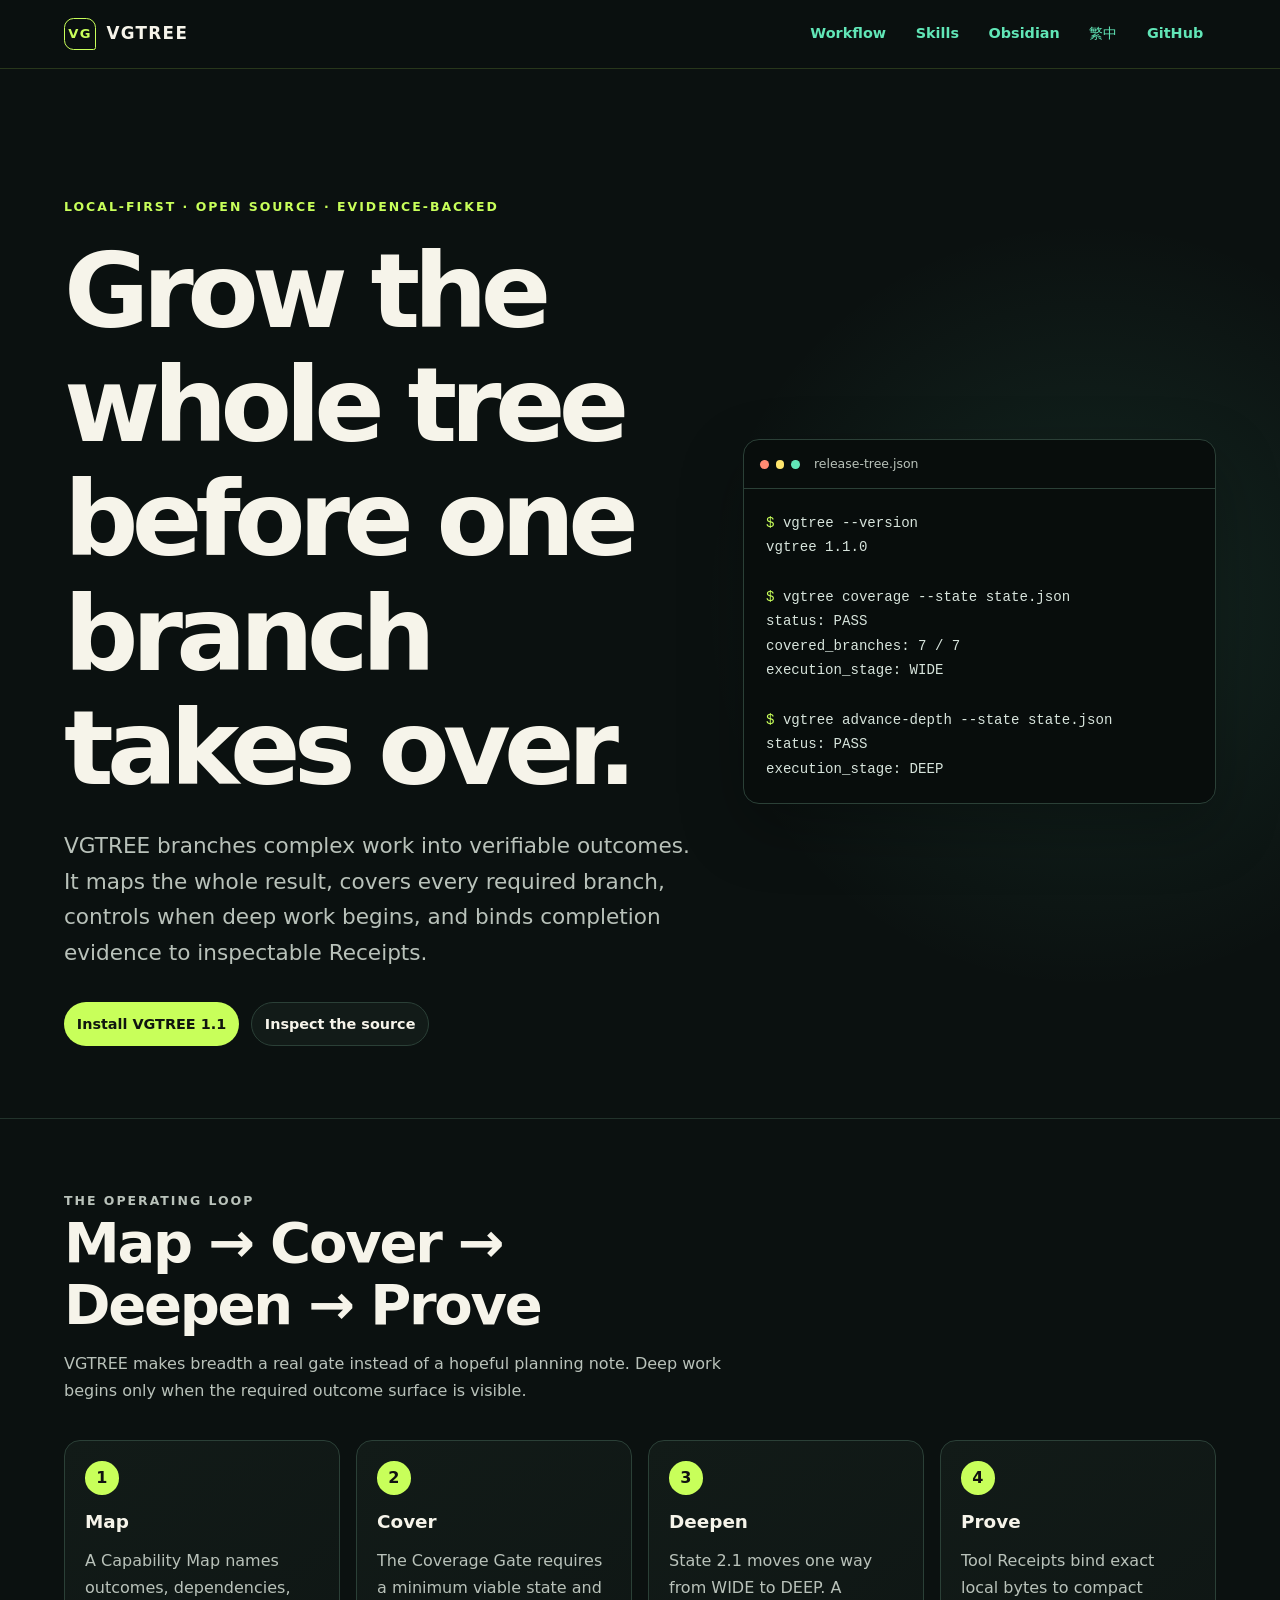
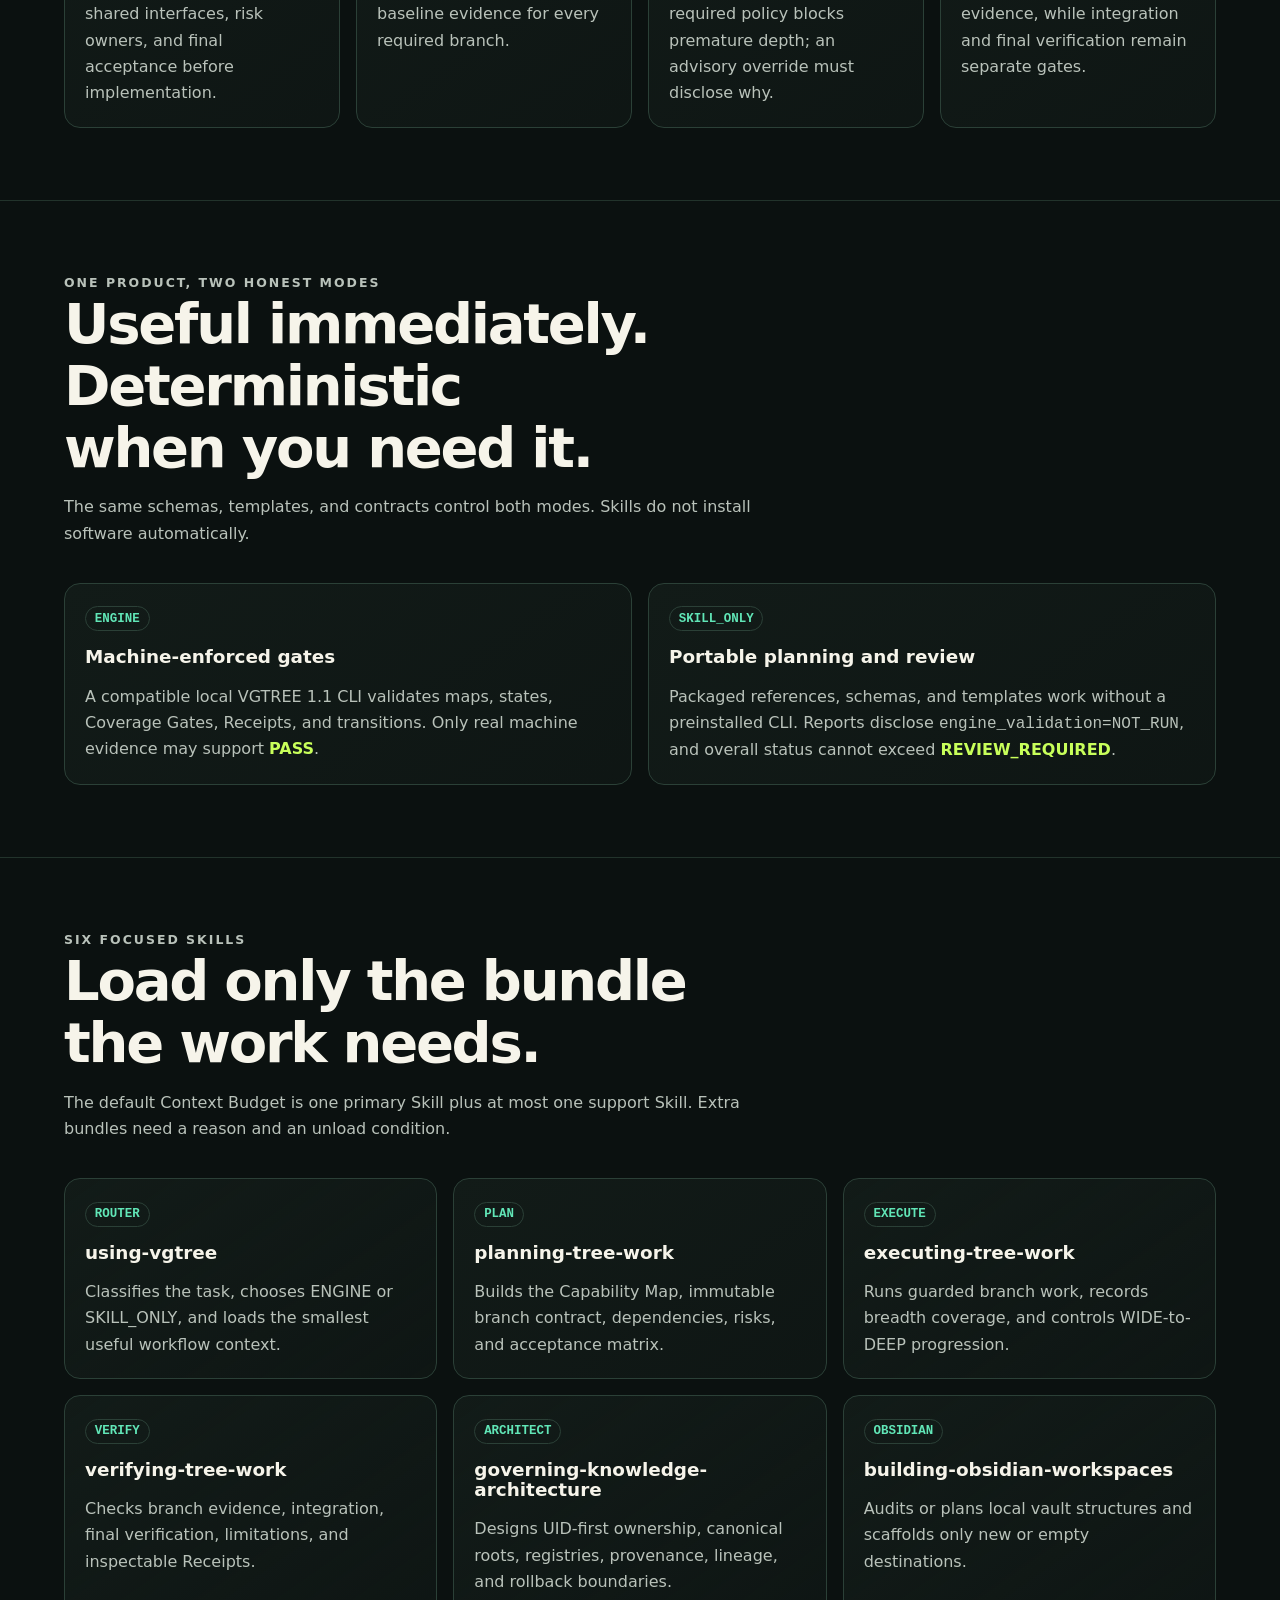
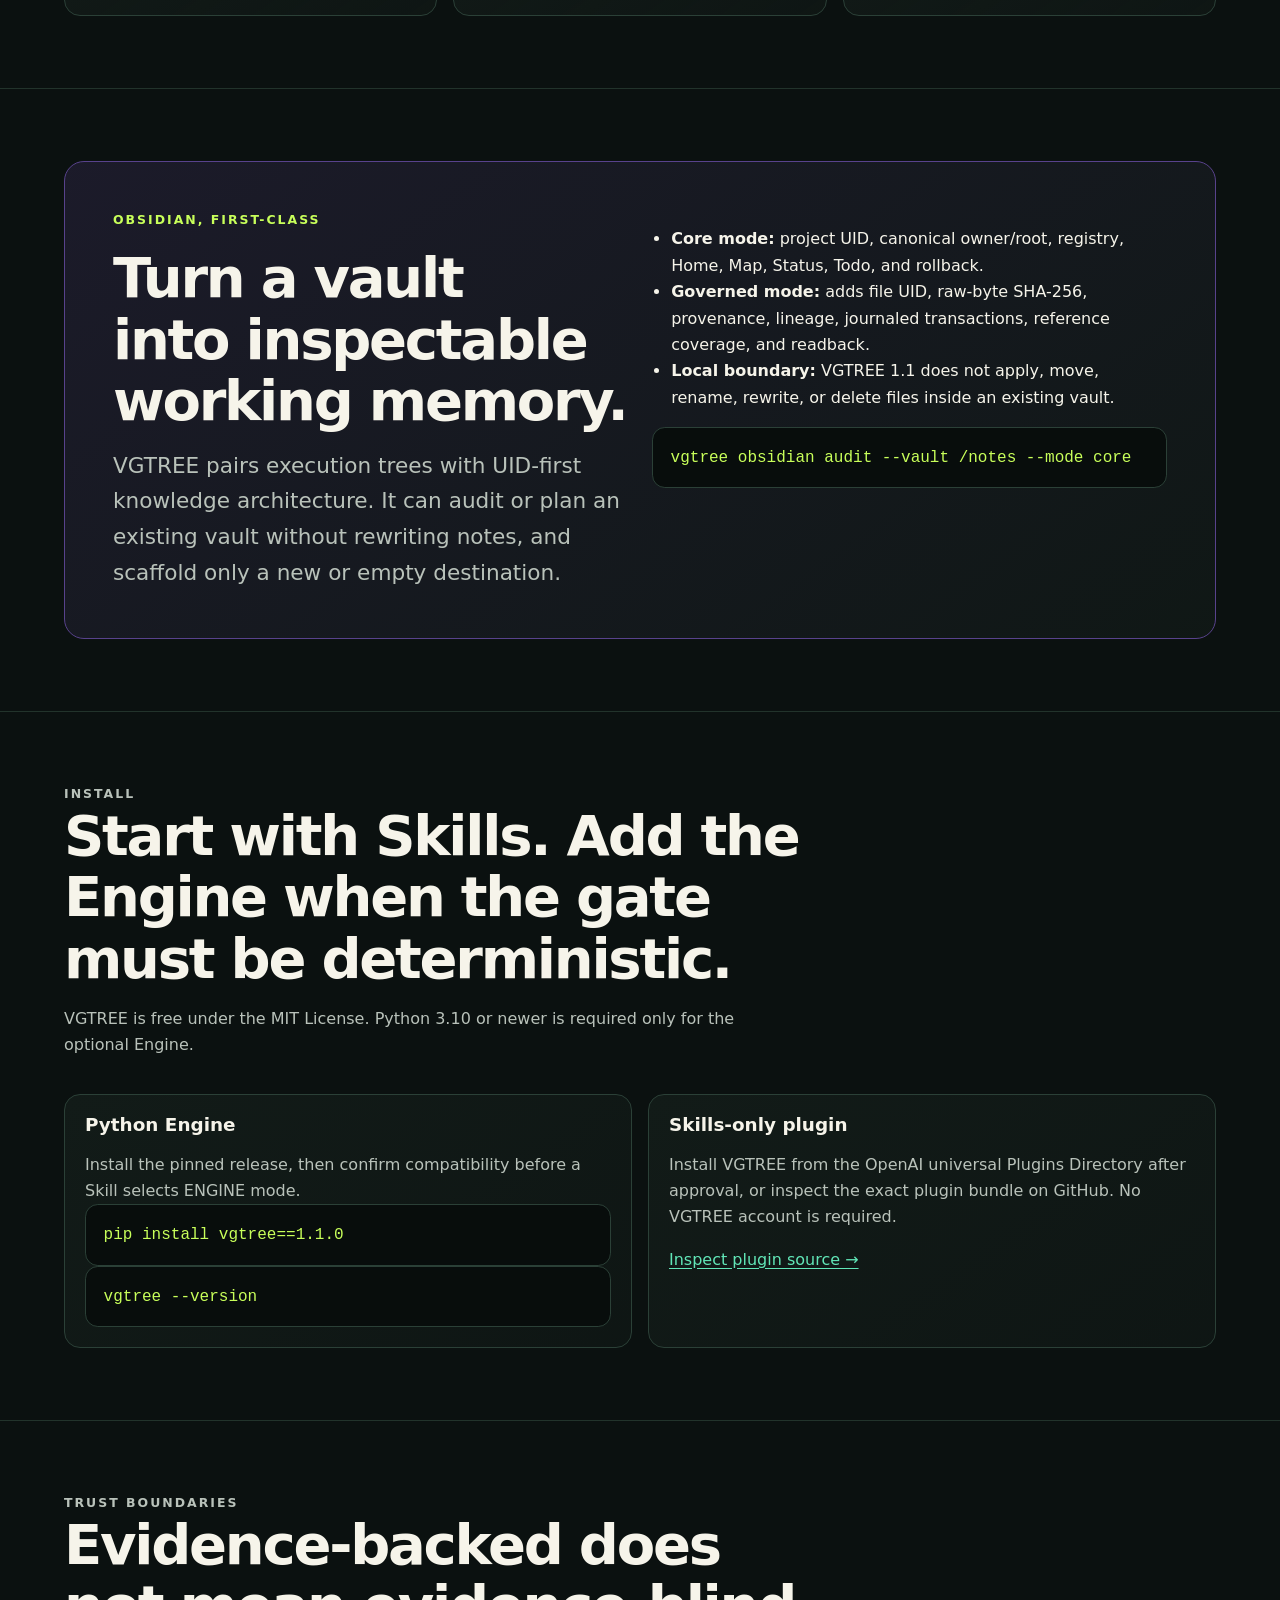
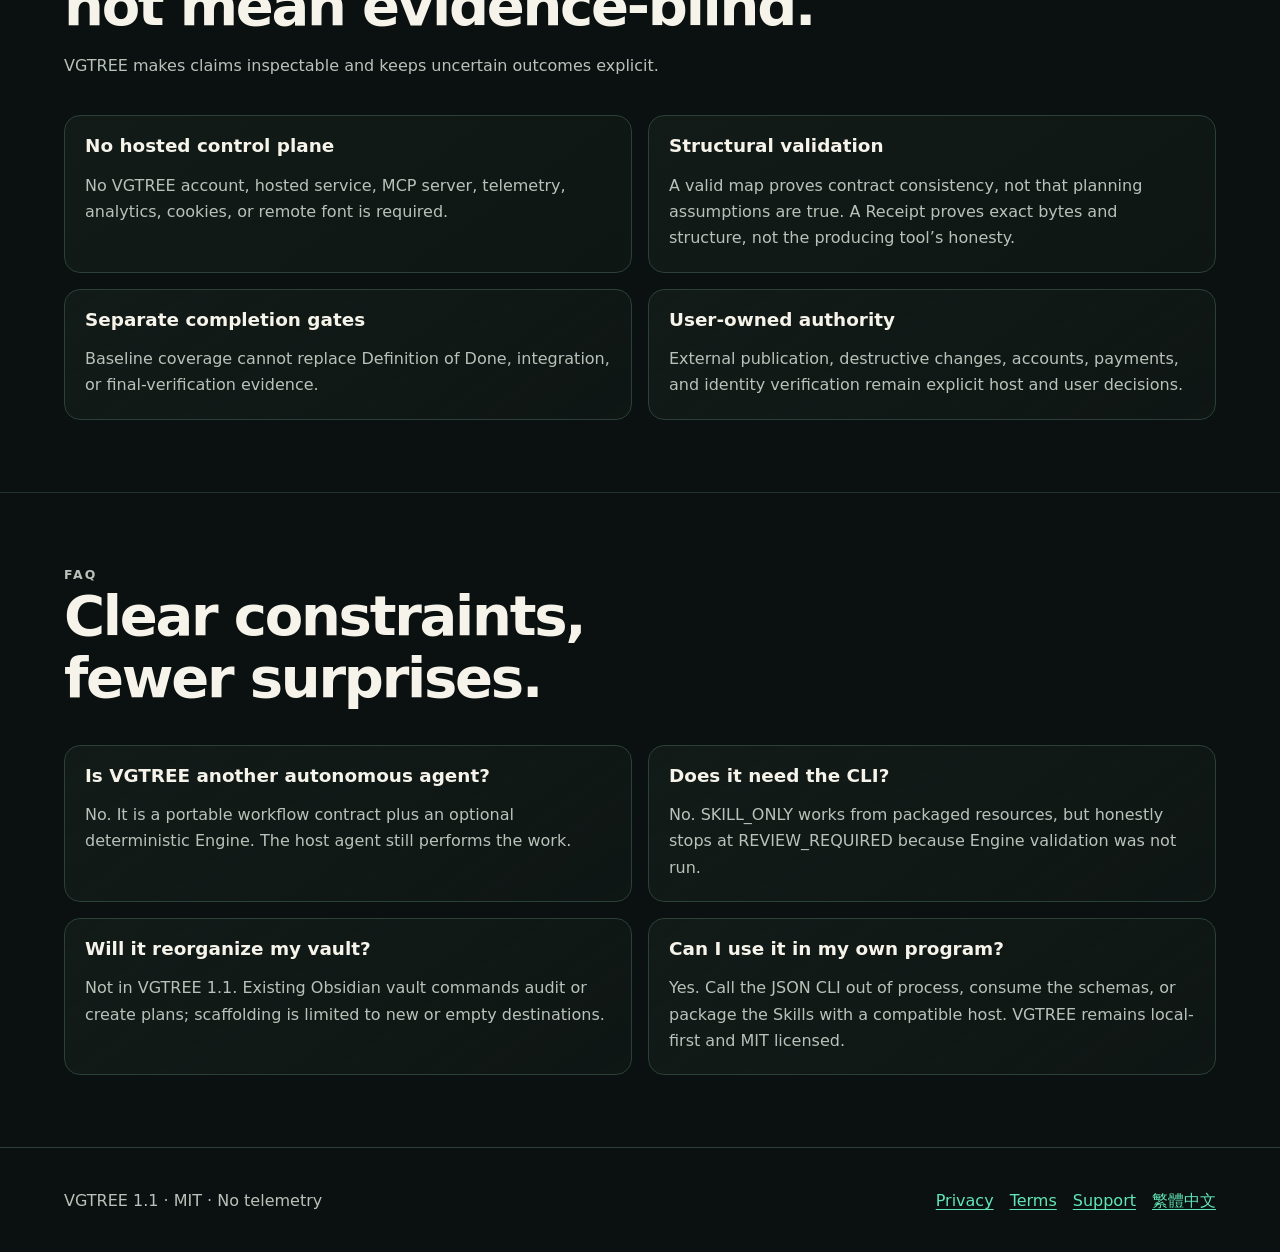
<file: site/index.html>
<!doctype html>
<html lang="en">
<head>
  <meta charset="utf-8">
  <meta name="viewport" content="width=device-width, initial-scale=1">
  <meta name="description" content="VGTREE branches complex work into evidence-backed outcomes with portable Skills, deterministic gates, and local-first Obsidian workflows.">
  <meta name="theme-color" content="#0b1110">
  <title>VGTREE — Branch complex work into verifiable outcomes</title>
  <link rel="icon" href="assets/favicon.svg" type="image/svg+xml">
  <link rel="stylesheet" href="assets/styles.css">
</head>
<body>
  <a class="skip-link" href="#main">Skip to content</a>
  <header class="site-header">
    <nav class="site-nav shell" aria-label="Primary navigation">
      <a class="brand" href="./" aria-current="page"><span class="brand-mark" aria-hidden="true">VG</span> VGTREE</a>
      <div class="nav-links">
        <a href="#workflow">Workflow</a>
        <a href="#skills">Skills</a>
        <a href="#obsidian">Obsidian</a>
        <a href="zh-TW/" lang="zh-Hant">繁中</a>
        <a href="https://github.com/scandium1102/vgtree">GitHub</a>
      </div>
    </nav>
  </header>

  <main id="main">
    <section class="hero shell" id="product">
      <div>
        <p class="eyebrow">Local-first · Open source · Evidence-backed</p>
        <h1>Grow the whole tree before one branch takes over.</h1>
        <p class="lede">VGTREE branches complex work into verifiable outcomes. It maps the whole result, covers every required branch, controls when deep work begins, and binds completion evidence to inspectable Receipts.</p>
        <div class="hero-actions">
          <a class="button button-primary" href="#install">Install VGTREE 1.1</a>
          <a class="button button-secondary" href="https://github.com/scandium1102/vgtree">Inspect the source</a>
        </div>
      </div>
      <div class="terminal-card" aria-label="VGTREE command example">
        <div class="terminal-bar"><span class="terminal-dot"></span><span class="terminal-dot"></span><span class="terminal-dot"></span>release-tree.json</div>
        <pre><span class="terminal-accent">$</span> vgtree --version
vgtree 1.1.0

<span class="terminal-accent">$</span> vgtree coverage --state state.json
status: PASS
covered_branches: 7 / 7
execution_stage: WIDE

<span class="terminal-accent">$</span> vgtree advance-depth --state state.json
status: PASS
execution_stage: DEEP</pre>
      </div>
    </section>

    <section class="section" id="workflow">
      <div class="shell">
        <div class="section-heading">
          <p class="eyebrow">The operating loop</p>
          <h2>Map → Cover → Deepen → Prove</h2>
          <p>VGTREE makes breadth a real gate instead of a hopeful planning note. Deep work begins only when the required outcome surface is visible.</p>
        </div>
        <div class="workflow-grid">
          <article class="step"><span class="step-number">1</span><h3>Map</h3><p>A Capability Map names outcomes, dependencies, shared interfaces, risk owners, and final acceptance before implementation.</p></article>
          <article class="step"><span class="step-number">2</span><h3>Cover</h3><p>The Coverage Gate requires a minimum viable state and baseline evidence for every required branch.</p></article>
          <article class="step"><span class="step-number">3</span><h3>Deepen</h3><p>State 2.1 moves one way from WIDE to DEEP. A required policy blocks premature depth; an advisory override must disclose why.</p></article>
          <article class="step"><span class="step-number">4</span><h3>Prove</h3><p>Tool Receipts bind exact local bytes to compact evidence, while integration and final verification remain separate gates.</p></article>
        </div>
      </div>
    </section>

    <section class="section" id="modes">
      <div class="shell">
        <div class="section-heading">
          <p class="eyebrow">One product, two honest modes</p>
          <h2>Useful immediately. Deterministic when you need it.</h2>
          <p>The same schemas, templates, and contracts control both modes. Skills do not install software automatically.</p>
        </div>
        <div class="mode-grid">
          <article class="mode-card"><span class="status-chip">ENGINE</span><h3>Machine-enforced gates</h3><p>A compatible local VGTREE 1.1 CLI validates maps, states, Coverage Gates, Receipts, and transitions. Only real machine evidence may support <strong>PASS</strong>.</p></article>
          <article class="mode-card"><span class="status-chip">SKILL_ONLY</span><h3>Portable planning and review</h3><p>Packaged references, schemas, and templates work without a preinstalled CLI. Reports disclose <code>engine_validation=NOT_RUN</code>, and overall status cannot exceed <strong>REVIEW_REQUIRED</strong>.</p></article>
        </div>
      </div>
    </section>

    <section class="section" id="skills">
      <div class="shell">
        <div class="section-heading">
          <p class="eyebrow">Six focused Skills</p>
          <h2>Load only the bundle the work needs.</h2>
          <p>The default Context Budget is one primary Skill plus at most one support Skill. Extra bundles need a reason and an unload condition.</p>
        </div>
        <div class="skills-grid">
          <article class="skill-card"><span class="status-chip">ROUTER</span><h3>using-vgtree</h3><p>Classifies the task, chooses ENGINE or SKILL_ONLY, and loads the smallest useful workflow context.</p></article>
          <article class="skill-card"><span class="status-chip">PLAN</span><h3>planning-tree-work</h3><p>Builds the Capability Map, immutable branch contract, dependencies, risks, and acceptance matrix.</p></article>
          <article class="skill-card"><span class="status-chip">EXECUTE</span><h3>executing-tree-work</h3><p>Runs guarded branch work, records breadth coverage, and controls WIDE-to-DEEP progression.</p></article>
          <article class="skill-card"><span class="status-chip">VERIFY</span><h3>verifying-tree-work</h3><p>Checks branch evidence, integration, final verification, limitations, and inspectable Receipts.</p></article>
          <article class="skill-card"><span class="status-chip">ARCHITECT</span><h3>governing-knowledge-architecture</h3><p>Designs UID-first ownership, canonical roots, registries, provenance, lineage, and rollback boundaries.</p></article>
          <article class="skill-card"><span class="status-chip">OBSIDIAN</span><h3>building-obsidian-workspaces</h3><p>Audits or plans local vault structures and scaffolds only new or empty destinations.</p></article>
        </div>
      </div>
    </section>

    <section class="section" id="obsidian">
      <div class="shell">
        <div class="obsidian-panel">
          <div>
            <p class="eyebrow">Obsidian, first-class</p>
            <h2>Turn a vault into inspectable working memory.</h2>
            <p class="lede">VGTREE pairs execution trees with UID-first knowledge architecture. It can audit or plan an existing vault without rewriting notes, and scaffold only a new or empty destination.</p>
          </div>
          <div>
            <ul>
              <li><strong>Core mode:</strong> project UID, canonical owner/root, registry, Home, Map, Status, Todo, and rollback.</li>
              <li><strong>Governed mode:</strong> adds file UID, raw-byte SHA-256, provenance, lineage, journaled transactions, reference coverage, and readback.</li>
              <li><strong>Local boundary:</strong> VGTREE 1.1 does not apply, move, rename, rewrite, or delete files inside an existing vault.</li>
            </ul>
            <div class="command"><code>vgtree obsidian audit --vault /notes --mode core</code></div>
          </div>
        </div>
      </div>
    </section>

    <section class="section" id="install">
      <div class="shell">
        <div class="section-heading">
          <p class="eyebrow">Install</p>
          <h2>Start with Skills. Add the Engine when the gate must be deterministic.</h2>
          <p>VGTREE is free under the MIT License. Python 3.10 or newer is required only for the optional Engine.</p>
        </div>
        <div class="feature-grid">
          <article class="feature-card"><h3>Python Engine</h3><p>Install the pinned release, then confirm compatibility before a Skill selects ENGINE mode.</p><div class="command"><code>pip install vgtree==1.1.0</code></div><div class="command"><code>vgtree --version</code></div></article>
          <article class="feature-card"><h3>Skills-only plugin</h3><p>Install VGTREE from the OpenAI universal Plugins Directory after approval, or inspect the exact plugin bundle on GitHub. No VGTREE account is required.</p><p><a href="https://github.com/scandium1102/vgtree/tree/main/plugins/vgtree">Inspect plugin source →</a></p></article>
        </div>
      </div>
    </section>

    <section class="section" id="trust">
      <div class="shell">
        <div class="section-heading">
          <p class="eyebrow">Trust boundaries</p>
          <h2>Evidence-backed does not mean evidence-blind.</h2>
          <p>VGTREE makes claims inspectable and keeps uncertain outcomes explicit.</p>
        </div>
        <div class="trust-grid">
          <article class="trust-card"><h3>No hosted control plane</h3><p>No VGTREE account, hosted service, MCP server, telemetry, analytics, cookies, or remote font is required.</p></article>
          <article class="trust-card"><h3>Structural validation</h3><p>A valid map proves contract consistency, not that planning assumptions are true. A Receipt proves exact bytes and structure, not the producing tool’s honesty.</p></article>
          <article class="trust-card"><h3>Separate completion gates</h3><p>Baseline coverage cannot replace Definition of Done, integration, or final-verification evidence.</p></article>
          <article class="trust-card"><h3>User-owned authority</h3><p>External publication, destructive changes, accounts, payments, and identity verification remain explicit host and user decisions.</p></article>
        </div>
      </div>
    </section>

    <section class="section" id="faq">
      <div class="shell">
        <div class="section-heading"><p class="eyebrow">FAQ</p><h2>Clear constraints, fewer surprises.</h2></div>
        <div class="faq-grid">
          <article class="faq-card"><h3>Is VGTREE another autonomous agent?</h3><p>No. It is a portable workflow contract plus an optional deterministic Engine. The host agent still performs the work.</p></article>
          <article class="faq-card"><h3>Does it need the CLI?</h3><p>No. SKILL_ONLY works from packaged resources, but honestly stops at REVIEW_REQUIRED because Engine validation was not run.</p></article>
          <article class="faq-card"><h3>Will it reorganize my vault?</h3><p>Not in VGTREE 1.1. Existing Obsidian vault commands audit or create plans; scaffolding is limited to new or empty destinations.</p></article>
          <article class="faq-card"><h3>Can I use it in my own program?</h3><p>Yes. Call the JSON CLI out of process, consume the schemas, or package the Skills with a compatible host. VGTREE remains local-first and MIT licensed.</p></article>
        </div>
      </div>
    </section>
  </main>

  <footer class="site-footer">
    <div class="shell footer-row">
      <span>VGTREE 1.1 · MIT · No telemetry</span>
      <div class="footer-links"><a href="privacy/">Privacy</a><a href="terms/">Terms</a><a href="https://github.com/scandium1102/vgtree/issues">Support</a><a href="zh-TW/" lang="zh-Hant">繁體中文</a></div>
    </div>
  </footer>
</body>
</html>
</file>
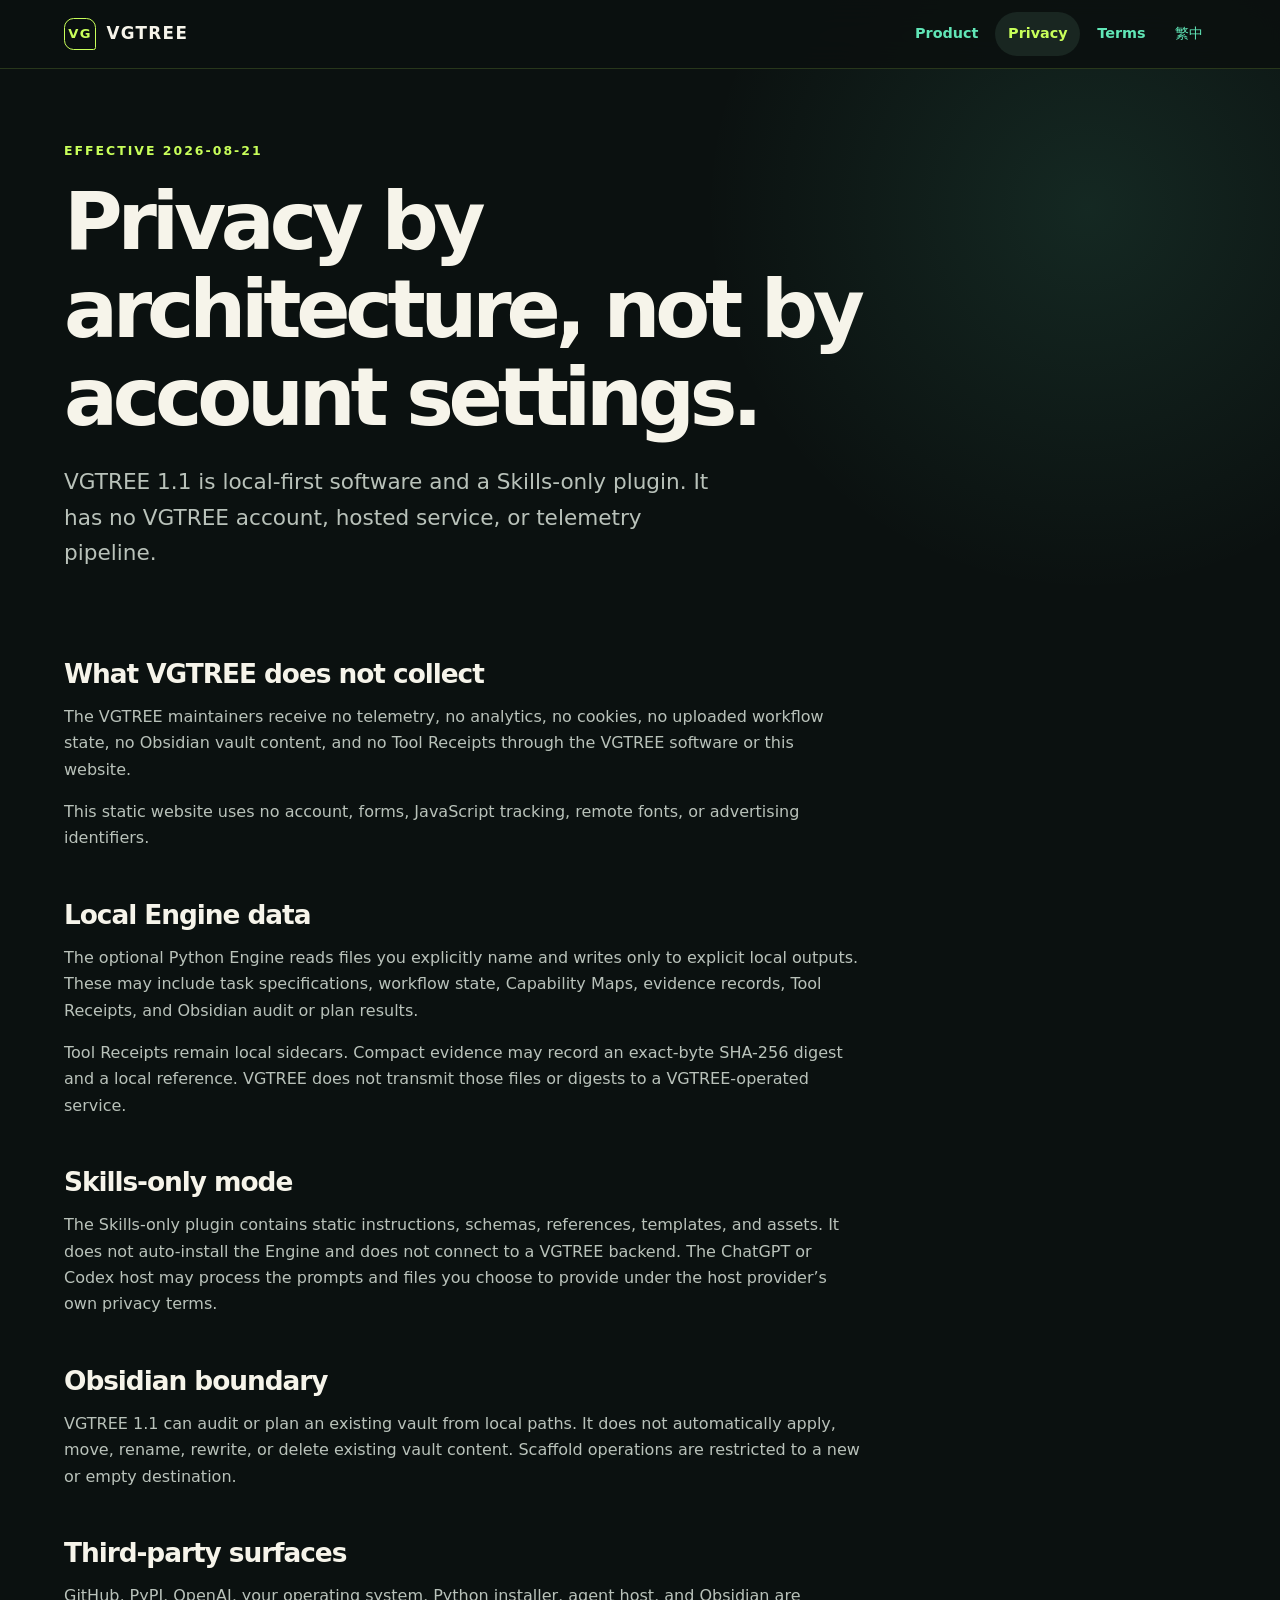
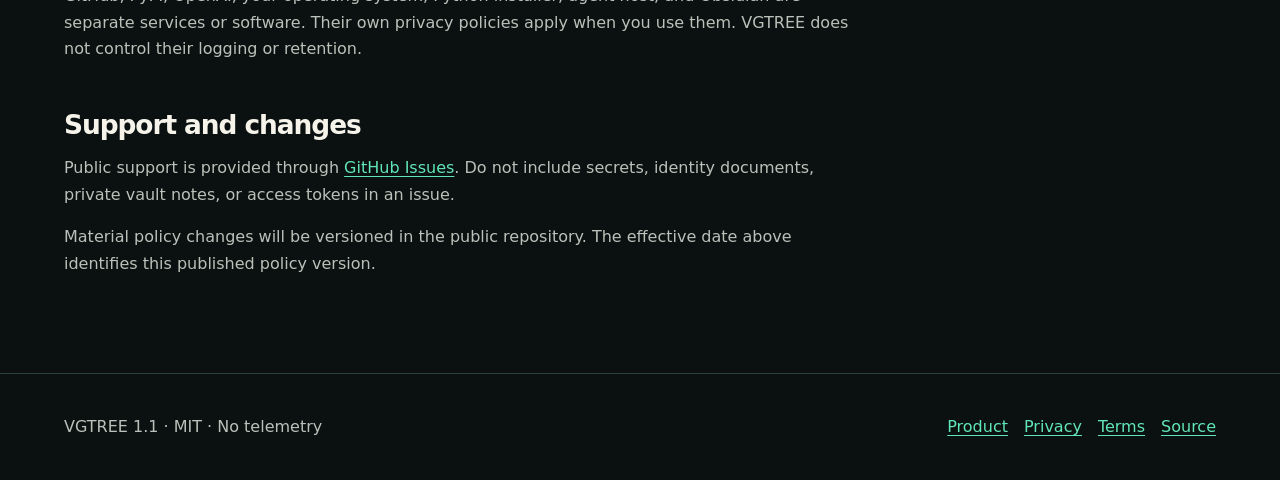
<file: site/privacy/index.html>
<!doctype html>
<html lang="en">
<head>
  <meta charset="utf-8">
  <meta name="viewport" content="width=device-width, initial-scale=1">
  <meta name="description" content="VGTREE privacy policy and local-first data boundary.">
  <meta name="theme-color" content="#0b1110">
  <title>Privacy — VGTREE</title>
  <link rel="icon" href="../assets/favicon.svg" type="image/svg+xml">
  <link rel="stylesheet" href="../assets/styles.css">
</head>
<body>
  <a class="skip-link" href="#main">Skip to content</a>
  <header class="site-header">
    <nav class="site-nav shell" aria-label="Primary navigation">
      <a class="brand" href="../"><span class="brand-mark" aria-hidden="true">VG</span> VGTREE</a>
      <div class="nav-links"><a href="../">Product</a><a href="./" aria-current="page">Privacy</a><a href="../terms/">Terms</a><a href="../zh-TW/" lang="zh-Hant">繁中</a></div>
    </nav>
  </header>

  <main class="shell" id="main">
    <header class="policy-header">
      <p class="eyebrow">Effective 2026-08-21</p>
      <h1>Privacy by architecture, not by account settings.</h1>
      <p class="lede">VGTREE 1.1 is local-first software and a Skills-only plugin. It has no VGTREE account, hosted service, or telemetry pipeline.</p>
    </header>
    <article class="policy-copy">
      <h2>What VGTREE does not collect</h2>
      <p>The VGTREE maintainers receive no telemetry, no analytics, no cookies, no uploaded workflow state, no Obsidian vault content, and no Tool Receipts through the VGTREE software or this website.</p>
      <p>This static website uses no account, forms, JavaScript tracking, remote fonts, or advertising identifiers.</p>

      <h2>Local Engine data</h2>
      <p>The optional Python Engine reads files you explicitly name and writes only to explicit local outputs. These may include task specifications, workflow state, Capability Maps, evidence records, Tool Receipts, and Obsidian audit or plan results.</p>
      <p>Tool Receipts remain local sidecars. Compact evidence may record an exact-byte SHA-256 digest and a local reference. VGTREE does not transmit those files or digests to a VGTREE-operated service.</p>

      <h2>Skills-only mode</h2>
      <p>The Skills-only plugin contains static instructions, schemas, references, templates, and assets. It does not auto-install the Engine and does not connect to a VGTREE backend. The ChatGPT or Codex host may process the prompts and files you choose to provide under the host provider’s own privacy terms.</p>

      <h2>Obsidian boundary</h2>
      <p>VGTREE 1.1 can audit or plan an existing vault from local paths. It does not automatically apply, move, rename, rewrite, or delete existing vault content. Scaffold operations are restricted to a new or empty destination.</p>

      <h2>Third-party surfaces</h2>
      <p>GitHub, PyPI, OpenAI, your operating system, Python installer, agent host, and Obsidian are separate services or software. Their own privacy policies apply when you use them. VGTREE does not control their logging or retention.</p>

      <h2>Support and changes</h2>
      <p>Public support is provided through <a href="https://github.com/scandium1102/vgtree/issues">GitHub Issues</a>. Do not include secrets, identity documents, private vault notes, or access tokens in an issue.</p>
      <p>Material policy changes will be versioned in the public repository. The effective date above identifies this published policy version.</p>
    </article>
  </main>

  <footer class="site-footer">
    <div class="shell footer-row"><span>VGTREE 1.1 · MIT · No telemetry</span><div class="footer-links"><a href="../">Product</a><a href="./">Privacy</a><a href="../terms/">Terms</a><a href="https://github.com/scandium1102/vgtree">Source</a></div></div>
  </footer>
</body>
</html>
</file>
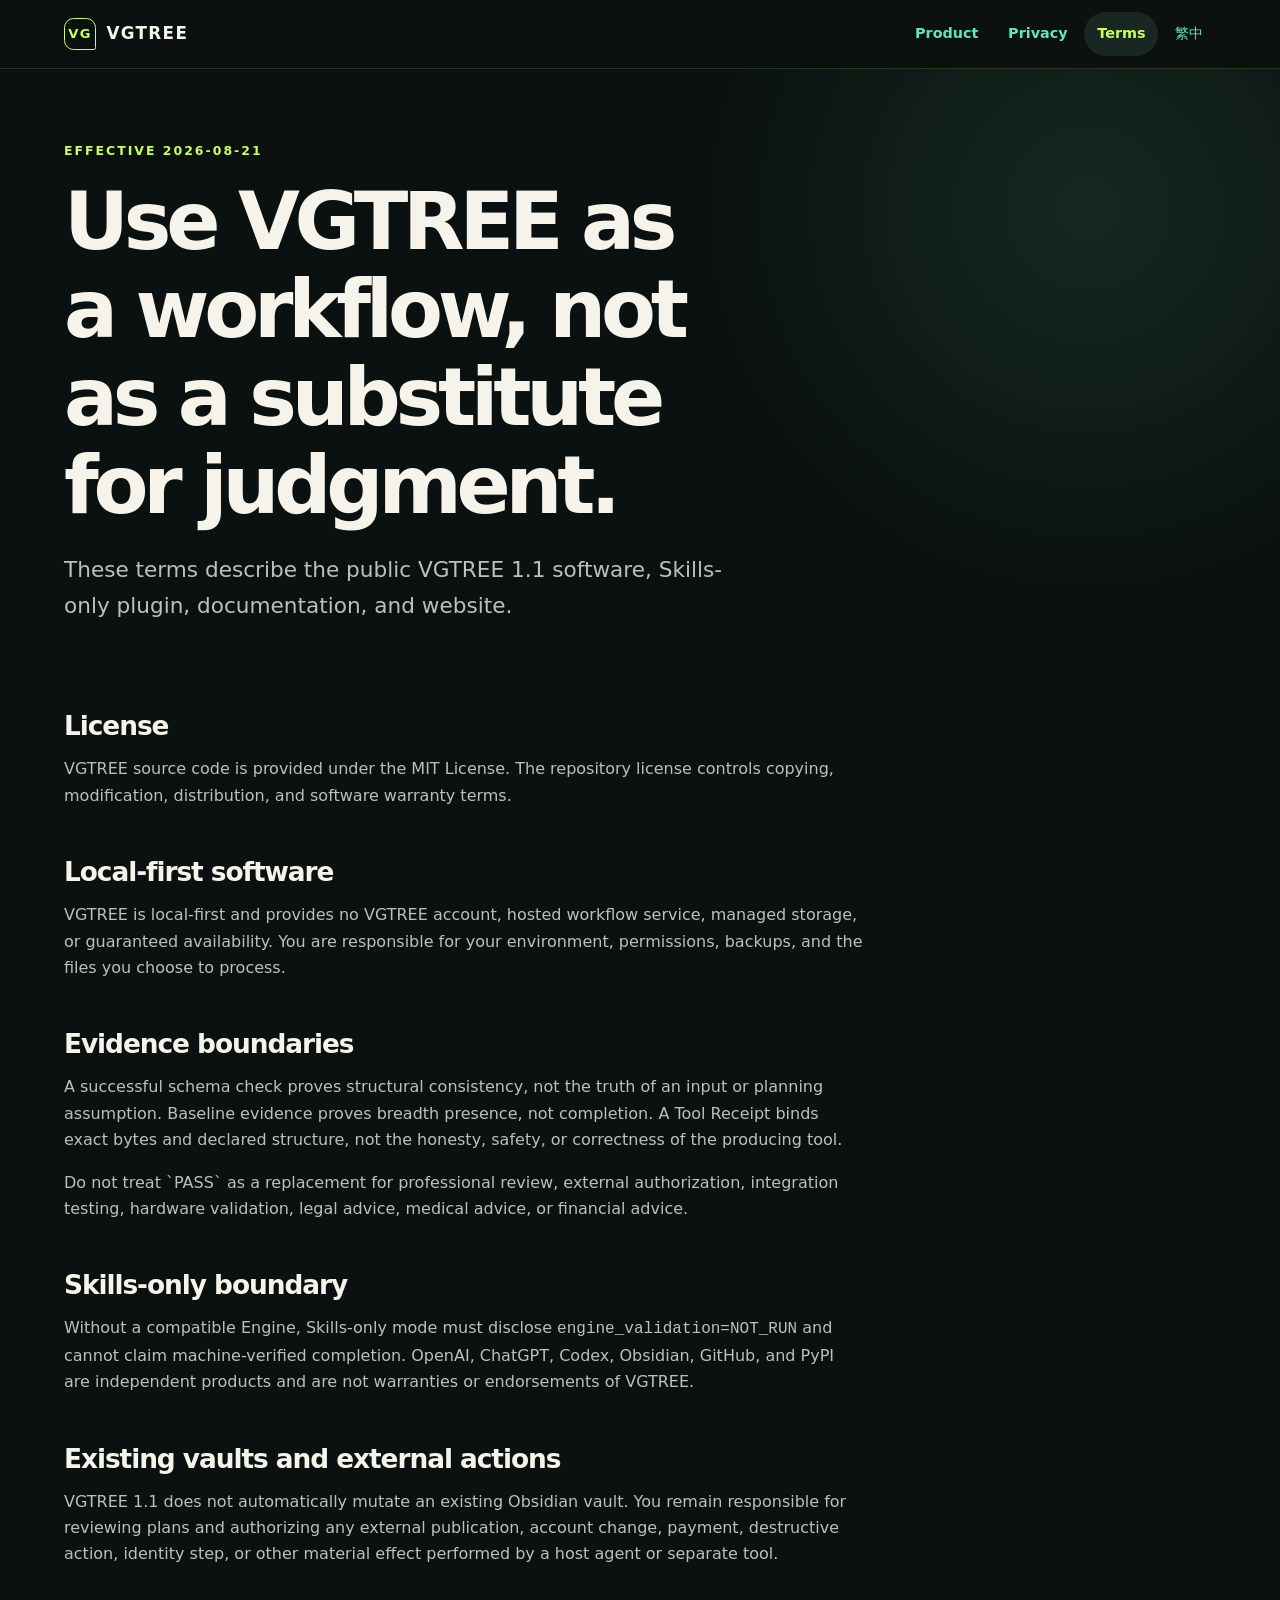
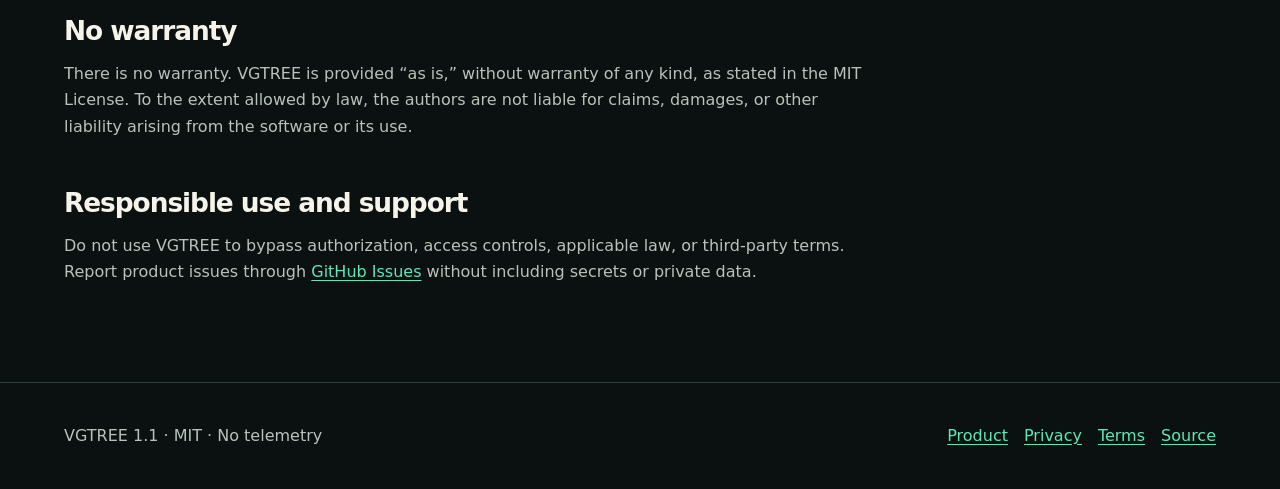
<file: site/terms/index.html>
<!doctype html>
<html lang="en">
<head>
  <meta charset="utf-8">
  <meta name="viewport" content="width=device-width, initial-scale=1">
  <meta name="description" content="VGTREE terms of use and evidence boundaries.">
  <meta name="theme-color" content="#0b1110">
  <title>Terms — VGTREE</title>
  <link rel="icon" href="../assets/favicon.svg" type="image/svg+xml">
  <link rel="stylesheet" href="../assets/styles.css">
</head>
<body>
  <a class="skip-link" href="#main">Skip to content</a>
  <header class="site-header">
    <nav class="site-nav shell" aria-label="Primary navigation">
      <a class="brand" href="../"><span class="brand-mark" aria-hidden="true">VG</span> VGTREE</a>
      <div class="nav-links"><a href="../">Product</a><a href="../privacy/">Privacy</a><a href="./" aria-current="page">Terms</a><a href="../zh-TW/" lang="zh-Hant">繁中</a></div>
    </nav>
  </header>

  <main class="shell" id="main">
    <header class="policy-header">
      <p class="eyebrow">Effective 2026-08-21</p>
      <h1>Use VGTREE as a workflow, not as a substitute for judgment.</h1>
      <p class="lede">These terms describe the public VGTREE 1.1 software, Skills-only plugin, documentation, and website.</p>
    </header>
    <article class="policy-copy">
      <h2>License</h2>
      <p>VGTREE source code is provided under the MIT License. The repository license controls copying, modification, distribution, and software warranty terms.</p>

      <h2>Local-first software</h2>
      <p>VGTREE is local-first and provides no VGTREE account, hosted workflow service, managed storage, or guaranteed availability. You are responsible for your environment, permissions, backups, and the files you choose to process.</p>

      <h2>Evidence boundaries</h2>
      <p>A successful schema check proves structural consistency, not the truth of an input or planning assumption. Baseline evidence proves breadth presence, not completion. A Tool Receipt binds exact bytes and declared structure, not the honesty, safety, or correctness of the producing tool.</p>
      <p>Do not treat `PASS` as a replacement for professional review, external authorization, integration testing, hardware validation, legal advice, medical advice, or financial advice.</p>

      <h2>Skills-only boundary</h2>
      <p>Without a compatible Engine, Skills-only mode must disclose <code>engine_validation=NOT_RUN</code> and cannot claim machine-verified completion. OpenAI, ChatGPT, Codex, Obsidian, GitHub, and PyPI are independent products and are not warranties or endorsements of VGTREE.</p>

      <h2>Existing vaults and external actions</h2>
      <p>VGTREE 1.1 does not automatically mutate an existing Obsidian vault. You remain responsible for reviewing plans and authorizing any external publication, account change, payment, destructive action, identity step, or other material effect performed by a host agent or separate tool.</p>

      <h2>No warranty</h2>
      <p>There is no warranty. VGTREE is provided “as is,” without warranty of any kind, as stated in the MIT License. To the extent allowed by law, the authors are not liable for claims, damages, or other liability arising from the software or its use.</p>

      <h2>Responsible use and support</h2>
      <p>Do not use VGTREE to bypass authorization, access controls, applicable law, or third-party terms. Report product issues through <a href="https://github.com/scandium1102/vgtree/issues">GitHub Issues</a> without including secrets or private data.</p>
    </article>
  </main>

  <footer class="site-footer">
    <div class="shell footer-row"><span>VGTREE 1.1 · MIT · No telemetry</span><div class="footer-links"><a href="../">Product</a><a href="../privacy/">Privacy</a><a href="./">Terms</a><a href="https://github.com/scandium1102/vgtree">Source</a></div></div>
  </footer>
</body>
</html>
</file>
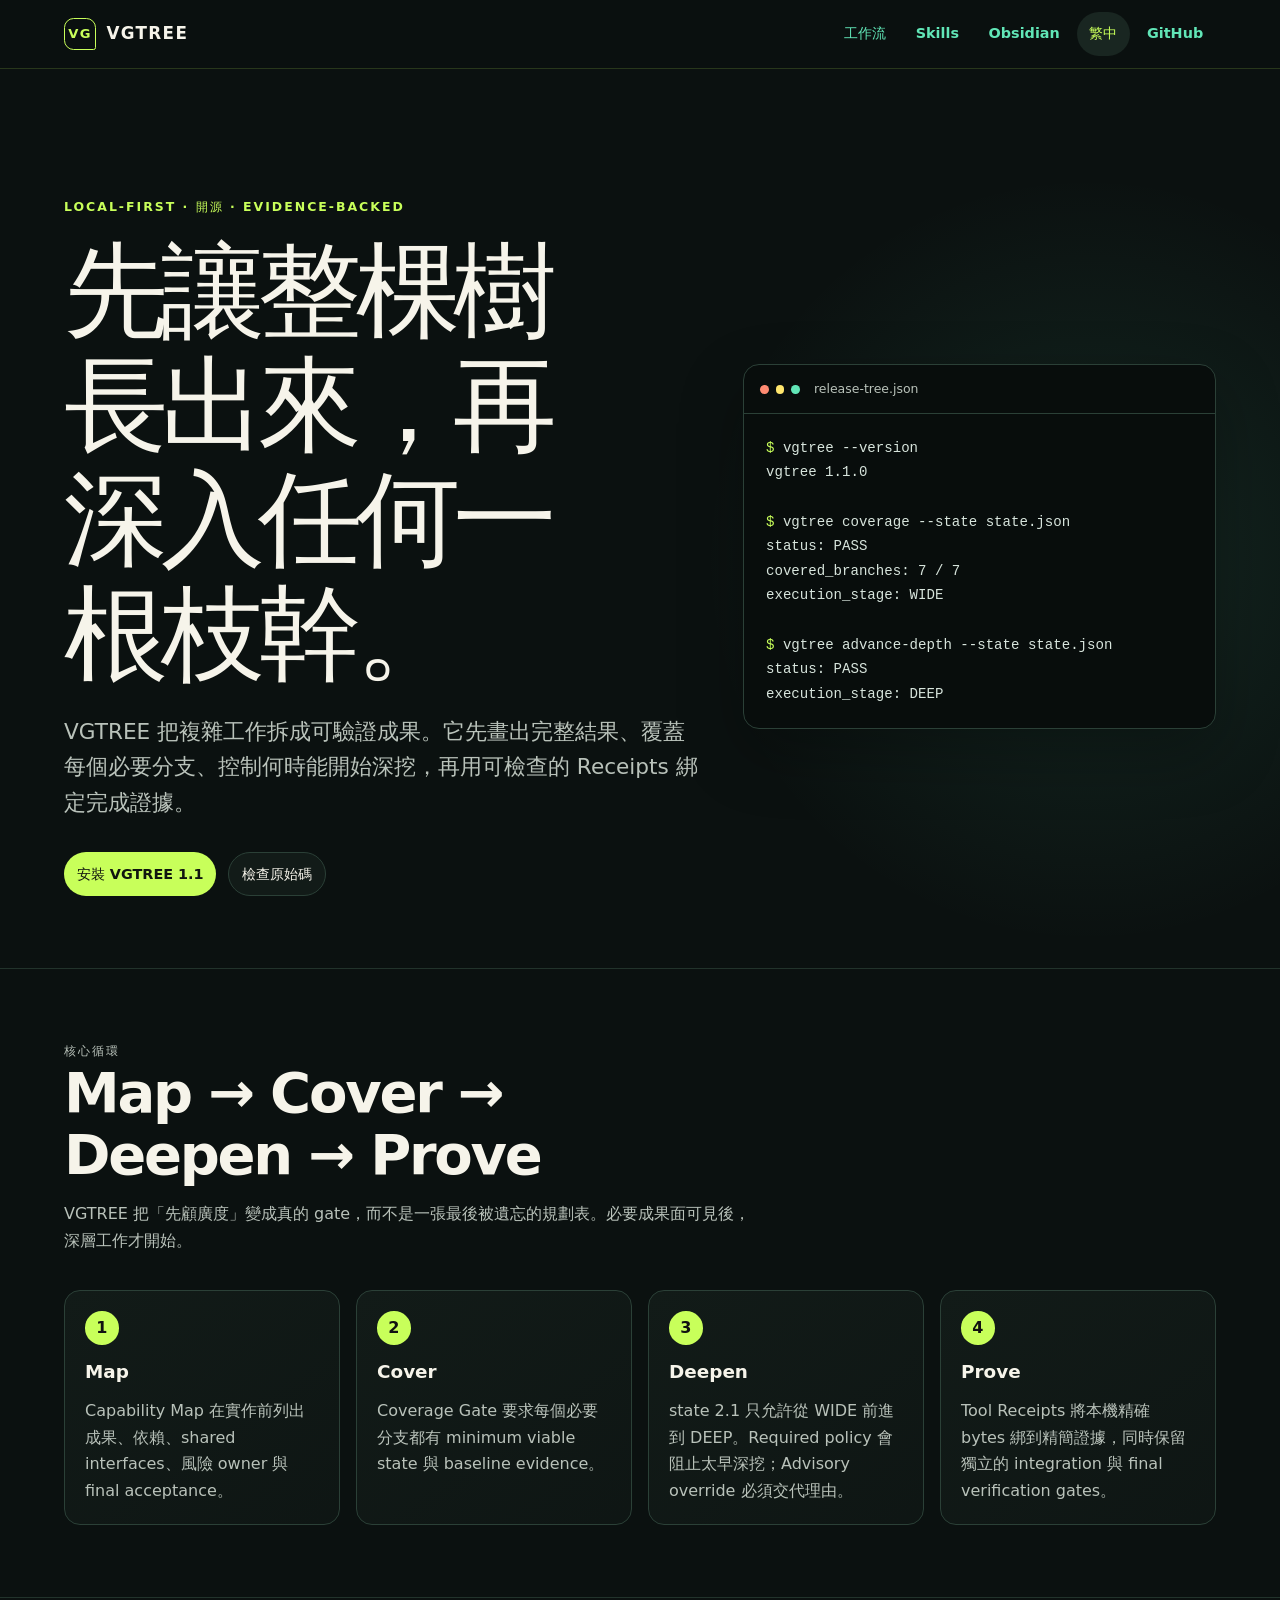
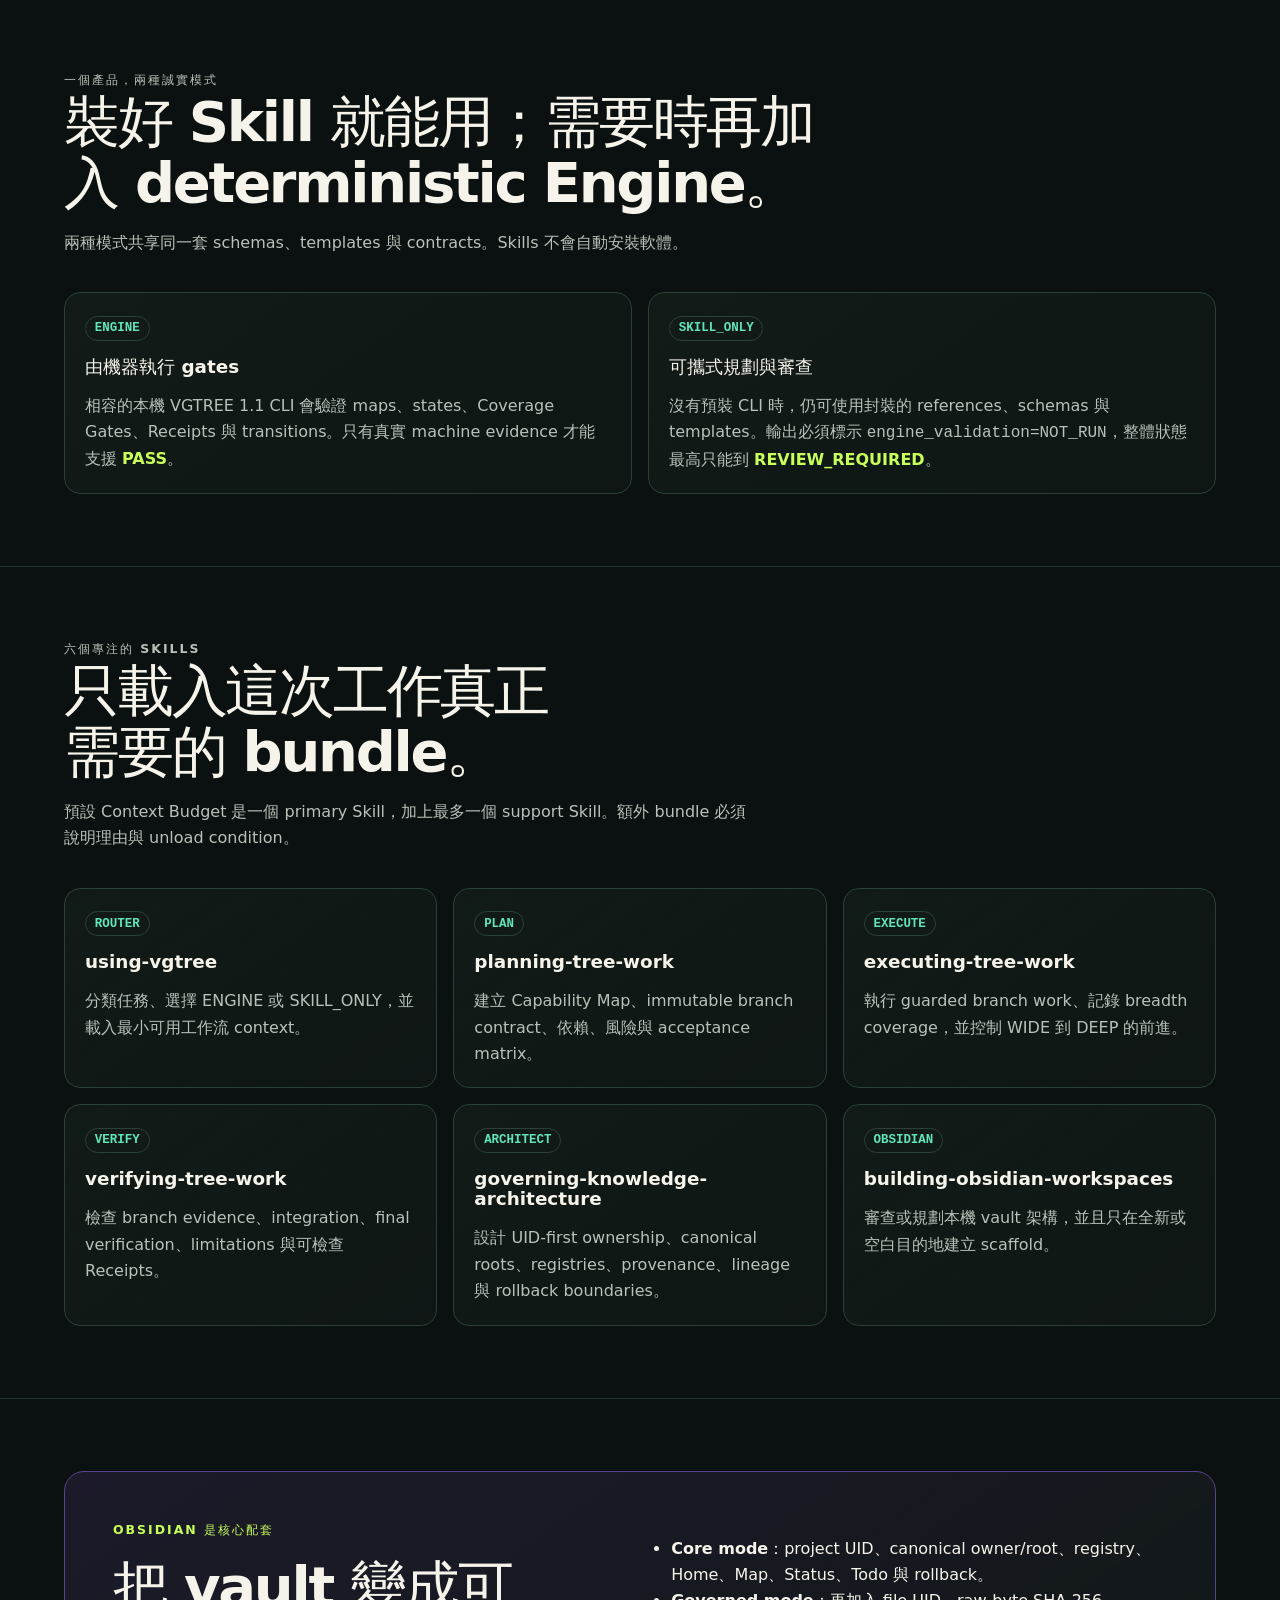
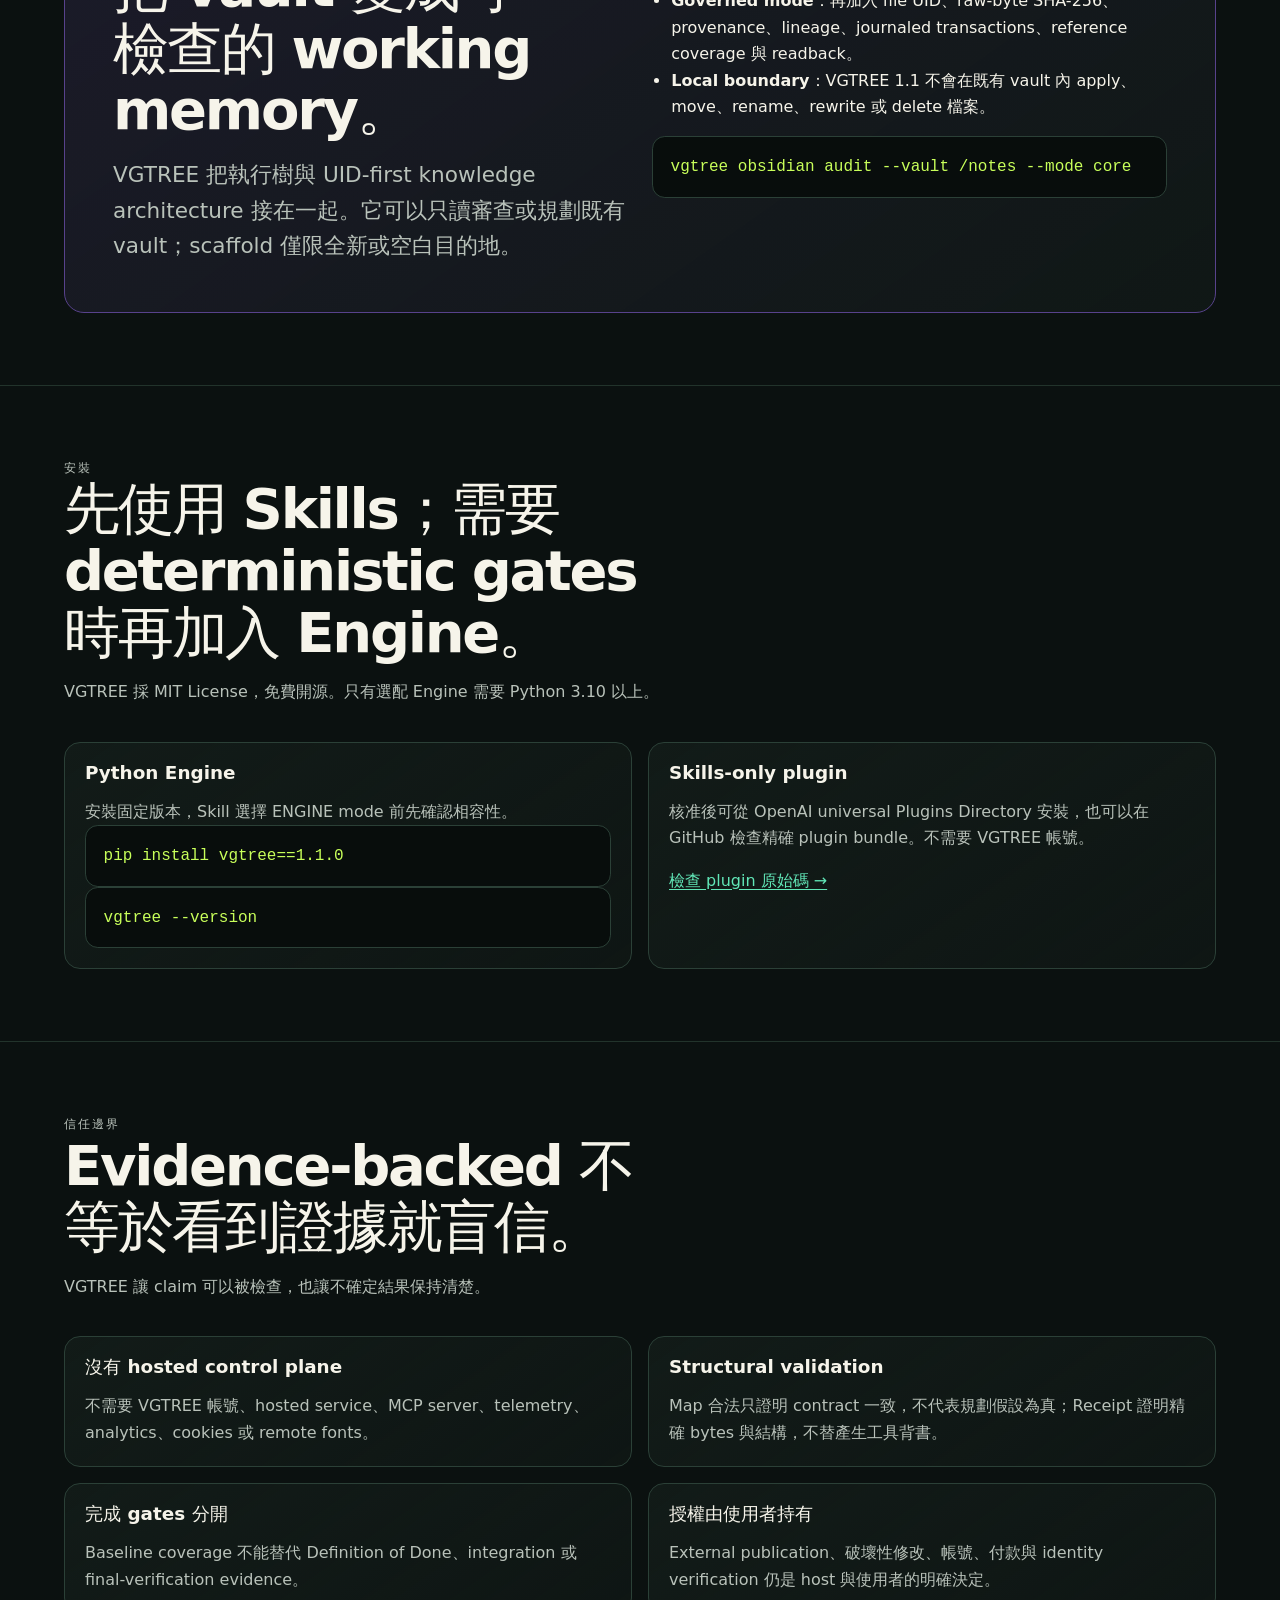
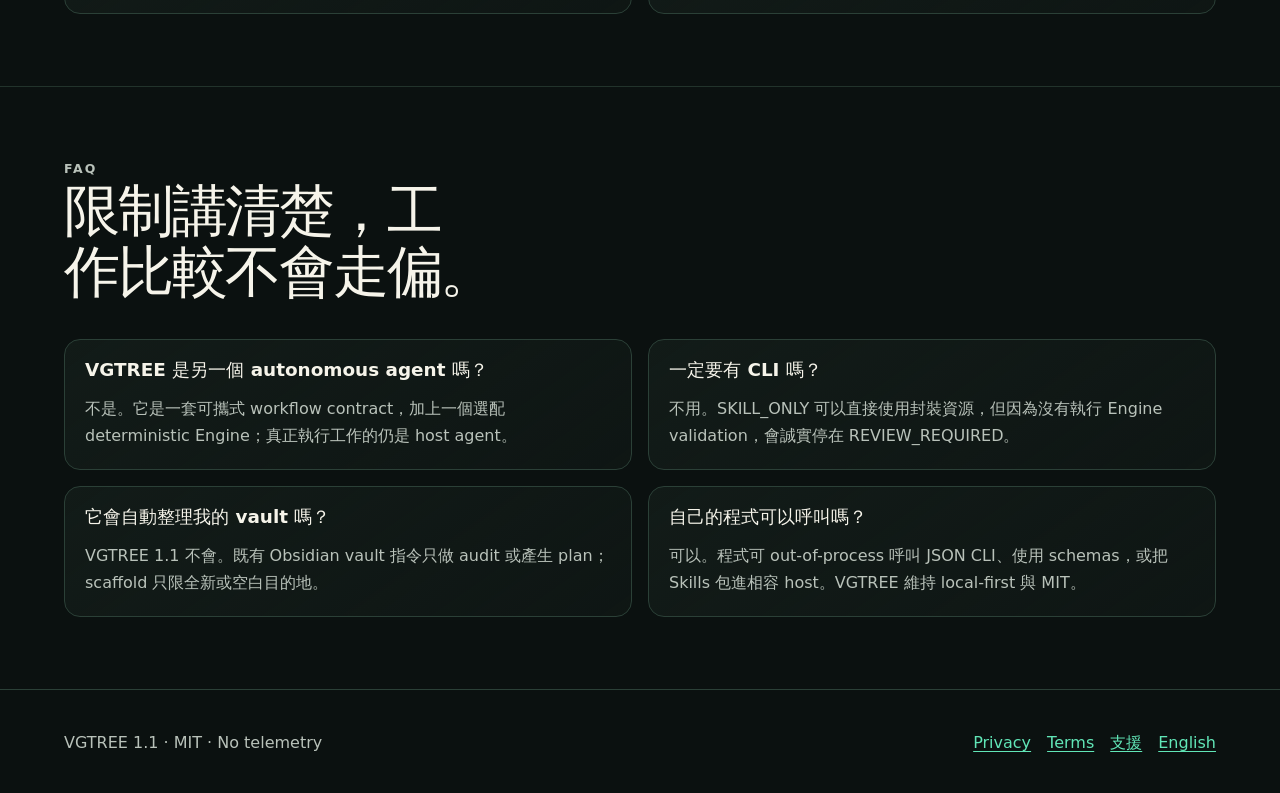
<file: site/zh-TW/index.html>
<!doctype html>
<html lang="zh-Hant">
<head>
  <meta charset="utf-8">
  <meta name="viewport" content="width=device-width, initial-scale=1">
  <meta name="description" content="VGTREE 用可攜式 Skills、deterministic gates 與 local-first Obsidian 工作流，把複雜工作拆成可驗證成果。">
  <meta name="theme-color" content="#0b1110">
  <title>VGTREE — 把複雜工作長成可驗證的成果樹</title>
  <link rel="icon" href="../assets/favicon.svg" type="image/svg+xml">
  <link rel="stylesheet" href="../assets/styles.css">
</head>
<body>
  <a class="skip-link" href="#main">跳到主要內容</a>
  <header class="site-header">
    <nav class="site-nav shell" aria-label="主要導覽">
      <a class="brand" href="../"><span class="brand-mark" aria-hidden="true">VG</span> VGTREE</a>
      <div class="nav-links">
        <a href="#workflow">工作流</a>
        <a href="#skills">Skills</a>
        <a href="#obsidian">Obsidian</a>
        <a href="./" aria-current="page">繁中</a>
        <a href="https://github.com/scandium1102/vgtree">GitHub</a>
      </div>
    </nav>
  </header>

  <main id="main">
    <section class="hero shell" id="product">
      <div>
        <p class="eyebrow">Local-first · 開源 · Evidence-backed</p>
        <h1>先讓整棵樹長出來，再深入任何一根枝幹。</h1>
        <p class="lede">VGTREE 把複雜工作拆成可驗證成果。它先畫出完整結果、覆蓋每個必要分支、控制何時能開始深挖，再用可檢查的 Receipts 綁定完成證據。</p>
        <div class="hero-actions">
          <a class="button button-primary" href="#install">安裝 VGTREE 1.1</a>
          <a class="button button-secondary" href="https://github.com/scandium1102/vgtree">檢查原始碼</a>
        </div>
      </div>
      <div class="terminal-card" aria-label="VGTREE 指令範例">
        <div class="terminal-bar"><span class="terminal-dot"></span><span class="terminal-dot"></span><span class="terminal-dot"></span>release-tree.json</div>
        <pre><span class="terminal-accent">$</span> vgtree --version
vgtree 1.1.0

<span class="terminal-accent">$</span> vgtree coverage --state state.json
status: PASS
covered_branches: 7 / 7
execution_stage: WIDE

<span class="terminal-accent">$</span> vgtree advance-depth --state state.json
status: PASS
execution_stage: DEEP</pre>
      </div>
    </section>

    <section class="section" id="workflow">
      <div class="shell">
        <div class="section-heading">
          <p class="eyebrow">核心循環</p>
          <h2>Map → Cover → Deepen → Prove</h2>
          <p>VGTREE 把「先顧廣度」變成真的 gate，而不是一張最後被遺忘的規劃表。必要成果面可見後，深層工作才開始。</p>
        </div>
        <div class="workflow-grid">
          <article class="step"><span class="step-number">1</span><h3>Map</h3><p>Capability Map 在實作前列出成果、依賴、shared interfaces、風險 owner 與 final acceptance。</p></article>
          <article class="step"><span class="step-number">2</span><h3>Cover</h3><p>Coverage Gate 要求每個必要分支都有 minimum viable state 與 baseline evidence。</p></article>
          <article class="step"><span class="step-number">3</span><h3>Deepen</h3><p>state 2.1 只允許從 WIDE 前進到 DEEP。Required policy 會阻止太早深挖；Advisory override 必須交代理由。</p></article>
          <article class="step"><span class="step-number">4</span><h3>Prove</h3><p>Tool Receipts 將本機精確 bytes 綁到精簡證據，同時保留獨立的 integration 與 final verification gates。</p></article>
        </div>
      </div>
    </section>

    <section class="section" id="modes">
      <div class="shell">
        <div class="section-heading">
          <p class="eyebrow">一個產品，兩種誠實模式</p>
          <h2>裝好 Skill 就能用；需要時再加入 deterministic Engine。</h2>
          <p>兩種模式共享同一套 schemas、templates 與 contracts。Skills 不會自動安裝軟體。</p>
        </div>
        <div class="mode-grid">
          <article class="mode-card"><span class="status-chip">ENGINE</span><h3>由機器執行 gates</h3><p>相容的本機 VGTREE 1.1 CLI 會驗證 maps、states、Coverage Gates、Receipts 與 transitions。只有真實 machine evidence 才能支援 <strong>PASS</strong>。</p></article>
          <article class="mode-card"><span class="status-chip">SKILL_ONLY</span><h3>可攜式規劃與審查</h3><p>沒有預裝 CLI 時，仍可使用封裝的 references、schemas 與 templates。輸出必須標示 <code>engine_validation=NOT_RUN</code>，整體狀態最高只能到 <strong>REVIEW_REQUIRED</strong>。</p></article>
        </div>
      </div>
    </section>

    <section class="section" id="skills">
      <div class="shell">
        <div class="section-heading">
          <p class="eyebrow">六個專注的 Skills</p>
          <h2>只載入這次工作真正需要的 bundle。</h2>
          <p>預設 Context Budget 是一個 primary Skill，加上最多一個 support Skill。額外 bundle 必須說明理由與 unload condition。</p>
        </div>
        <div class="skills-grid">
          <article class="skill-card"><span class="status-chip">ROUTER</span><h3>using-vgtree</h3><p>分類任務、選擇 ENGINE 或 SKILL_ONLY，並載入最小可用工作流 context。</p></article>
          <article class="skill-card"><span class="status-chip">PLAN</span><h3>planning-tree-work</h3><p>建立 Capability Map、immutable branch contract、依賴、風險與 acceptance matrix。</p></article>
          <article class="skill-card"><span class="status-chip">EXECUTE</span><h3>executing-tree-work</h3><p>執行 guarded branch work、記錄 breadth coverage，並控制 WIDE 到 DEEP 的前進。</p></article>
          <article class="skill-card"><span class="status-chip">VERIFY</span><h3>verifying-tree-work</h3><p>檢查 branch evidence、integration、final verification、limitations 與可檢查 Receipts。</p></article>
          <article class="skill-card"><span class="status-chip">ARCHITECT</span><h3>governing-knowledge-architecture</h3><p>設計 UID-first ownership、canonical roots、registries、provenance、lineage 與 rollback boundaries。</p></article>
          <article class="skill-card"><span class="status-chip">OBSIDIAN</span><h3>building-obsidian-workspaces</h3><p>審查或規劃本機 vault 架構，並且只在全新或空白目的地建立 scaffold。</p></article>
        </div>
      </div>
    </section>

    <section class="section" id="obsidian">
      <div class="shell">
        <div class="obsidian-panel">
          <div>
            <p class="eyebrow">Obsidian 是核心配套</p>
            <h2>把 vault 變成可檢查的 working memory。</h2>
            <p class="lede">VGTREE 把執行樹與 UID-first knowledge architecture 接在一起。它可以只讀審查或規劃既有 vault；scaffold 僅限全新或空白目的地。</p>
          </div>
          <div>
            <ul>
              <li><strong>Core mode：</strong>project UID、canonical owner/root、registry、Home、Map、Status、Todo 與 rollback。</li>
              <li><strong>Governed mode：</strong>再加入 file UID、raw-byte SHA-256、provenance、lineage、journaled transactions、reference coverage 與 readback。</li>
              <li><strong>Local boundary：</strong>VGTREE 1.1 不會在既有 vault 內 apply、move、rename、rewrite 或 delete 檔案。</li>
            </ul>
            <div class="command"><code>vgtree obsidian audit --vault /notes --mode core</code></div>
          </div>
        </div>
      </div>
    </section>

    <section class="section" id="install">
      <div class="shell">
        <div class="section-heading">
          <p class="eyebrow">安裝</p>
          <h2>先使用 Skills；需要 deterministic gates 時再加入 Engine。</h2>
          <p>VGTREE 採 MIT License，免費開源。只有選配 Engine 需要 Python 3.10 以上。</p>
        </div>
        <div class="feature-grid">
          <article class="feature-card"><h3>Python Engine</h3><p>安裝固定版本，Skill 選擇 ENGINE mode 前先確認相容性。</p><div class="command"><code>pip install vgtree==1.1.0</code></div><div class="command"><code>vgtree --version</code></div></article>
          <article class="feature-card"><h3>Skills-only plugin</h3><p>核准後可從 OpenAI universal Plugins Directory 安裝，也可以在 GitHub 檢查精確 plugin bundle。不需要 VGTREE 帳號。</p><p><a href="https://github.com/scandium1102/vgtree/tree/main/plugins/vgtree">檢查 plugin 原始碼 →</a></p></article>
        </div>
      </div>
    </section>

    <section class="section" id="trust">
      <div class="shell">
        <div class="section-heading">
          <p class="eyebrow">信任邊界</p>
          <h2>Evidence-backed 不等於看到證據就盲信。</h2>
          <p>VGTREE 讓 claim 可以被檢查，也讓不確定結果保持清楚。</p>
        </div>
        <div class="trust-grid">
          <article class="trust-card"><h3>沒有 hosted control plane</h3><p>不需要 VGTREE 帳號、hosted service、MCP server、telemetry、analytics、cookies 或 remote fonts。</p></article>
          <article class="trust-card"><h3>Structural validation</h3><p>Map 合法只證明 contract 一致，不代表規劃假設為真；Receipt 證明精確 bytes 與結構，不替產生工具背書。</p></article>
          <article class="trust-card"><h3>完成 gates 分開</h3><p>Baseline coverage 不能替代 Definition of Done、integration 或 final-verification evidence。</p></article>
          <article class="trust-card"><h3>授權由使用者持有</h3><p>External publication、破壞性修改、帳號、付款與 identity verification 仍是 host 與使用者的明確決定。</p></article>
        </div>
      </div>
    </section>

    <section class="section" id="faq">
      <div class="shell">
        <div class="section-heading"><p class="eyebrow">FAQ</p><h2>限制講清楚，工作比較不會走偏。</h2></div>
        <div class="faq-grid">
          <article class="faq-card"><h3>VGTREE 是另一個 autonomous agent 嗎？</h3><p>不是。它是一套可攜式 workflow contract，加上一個選配 deterministic Engine；真正執行工作的仍是 host agent。</p></article>
          <article class="faq-card"><h3>一定要有 CLI 嗎？</h3><p>不用。SKILL_ONLY 可以直接使用封裝資源，但因為沒有執行 Engine validation，會誠實停在 REVIEW_REQUIRED。</p></article>
          <article class="faq-card"><h3>它會自動整理我的 vault 嗎？</h3><p>VGTREE 1.1 不會。既有 Obsidian vault 指令只做 audit 或產生 plan；scaffold 只限全新或空白目的地。</p></article>
          <article class="faq-card"><h3>自己的程式可以呼叫嗎？</h3><p>可以。程式可 out-of-process 呼叫 JSON CLI、使用 schemas，或把 Skills 包進相容 host。VGTREE 維持 local-first 與 MIT。</p></article>
        </div>
      </div>
    </section>
  </main>

  <footer class="site-footer">
    <div class="shell footer-row">
      <span>VGTREE 1.1 · MIT · No telemetry</span>
      <div class="footer-links"><a href="../privacy/">Privacy</a><a href="../terms/">Terms</a><a href="https://github.com/scandium1102/vgtree/issues">支援</a><a href="../" lang="en">English</a></div>
    </div>
  </footer>
</body>
</html>
</file>
<file: site/assets/styles.css>
:root {
  color-scheme: dark;
  --ink: #f6f4ea;
  --muted: #b9c2ba;
  --canvas: #0b1110;
  --surface: #121b18;
  --surface-strong: #192621;
  --line: #2b4037;
  --lime: #c8ff5a;
  --mint: #61e6b7;
  --coral: #ff8b72;
  --focus: #ffe66d;
  --shadow: 0 1.5rem 4rem rgba(0, 0, 0, 0.28);
  font-family: Inter, ui-sans-serif, system-ui, -apple-system, BlinkMacSystemFont,
    "Segoe UI", sans-serif;
  font-synthesis: none;
}

* {
  box-sizing: border-box;
}

html {
  scroll-behavior: smooth;
}

body {
  margin: 0;
  background:
    radial-gradient(circle at 85% 10%, rgba(97, 230, 183, 0.11), transparent 24rem),
    var(--canvas);
  color: var(--ink);
  font-size: 1rem;
  line-height: 1.65;
}

a {
  color: var(--mint);
  text-underline-offset: 0.2em;
}

a:hover {
  color: var(--lime);
}

a:focus-visible,
button:focus-visible {
  border-radius: 0.25rem;
  outline: 3px solid var(--focus);
  outline-offset: 4px;
}

.skip-link {
  position: fixed;
  z-index: 20;
  top: 0.75rem;
  left: 0.75rem;
  padding: 0.65rem 0.9rem;
  background: var(--focus);
  color: #111;
  font-weight: 800;
  transform: translateY(-180%);
}

.skip-link:focus {
  transform: translateY(0);
}

.shell {
  width: min(calc(100% - 2rem), 72rem);
  max-width: 72rem;
  margin-inline: auto;
}

.site-header {
  position: sticky;
  z-index: 10;
  top: 0;
  border-bottom: 1px solid rgba(200, 255, 90, 0.16);
  background: rgba(11, 17, 16, 0.92);
  backdrop-filter: blur(16px);
}

.site-nav {
  display: flex;
  flex-wrap: wrap;
  align-items: center;
  justify-content: space-between;
  min-height: 4.25rem;
  gap: 1rem;
  padding-block: 0.7rem;
}

.brand {
  display: inline-flex;
  flex: 0 0 auto;
  align-items: center;
  gap: 0.65rem;
  color: var(--ink);
  font-size: 1.05rem;
  font-weight: 900;
  letter-spacing: 0.08em;
  text-decoration: none;
}

.brand-mark {
  display: grid;
  width: 2rem;
  height: 2rem;
  place-items: center;
  border: 1px solid var(--lime);
  border-radius: 0.6rem 0.6rem 0.15rem 0.6rem;
  color: var(--lime);
  font-size: 0.82rem;
}

.nav-links {
  display: flex;
  flex: 1 1 auto;
  flex-basis: 100%;
  flex-wrap: wrap;
  overflow-x: visible;
  min-width: 0;
  align-items: center;
  gap: 0.25rem;
  padding-block: 0.4rem;
}

.nav-links a,
.button {
  display: inline-flex;
  align-items: center;
  justify-content: center;
  min-height: 44px;
  padding: 0.55rem 0.8rem;
  border-radius: 999px;
  font-size: 0.9rem;
  font-weight: 750;
  text-decoration: none;
  white-space: nowrap;
}

.nav-links a {
  flex: 1 0 auto;
}

.nav-links a[aria-current="page"] {
  background: var(--surface-strong);
  color: var(--lime);
}

.hero {
  display: grid;
  gap: 2.5rem;
  padding-block: clamp(4rem, 10vw, 8rem) 4.5rem;
}

.hero > *,
.obsidian-panel > *,
.step,
.mode-card,
.skill-card,
.trust-card,
.faq-card,
.feature-card {
  min-width: 0;
}

.eyebrow {
  margin: 0 0 1rem;
  color: var(--lime);
  font-size: 0.78rem;
  font-weight: 850;
  letter-spacing: 0.16em;
  text-transform: uppercase;
}

h1,
h2,
h3 {
  margin-top: 0;
  line-height: 1.1;
  text-wrap: balance;
}

h1 {
  max-width: 13ch;
  margin-bottom: 1.4rem;
  font-size: clamp(3.15rem, 10vw, 6.5rem);
  letter-spacing: -0.065em;
}

h2 {
  margin-bottom: 1rem;
  font-size: clamp(2rem, 5vw, 3.5rem);
  letter-spacing: -0.04em;
}

h3 {
  margin-bottom: 0.65rem;
  font-size: 1.15rem;
}

.lede {
  max-width: 42rem;
  margin: 0;
  color: var(--muted);
  font-size: clamp(1.08rem, 2.5vw, 1.35rem);
}

.hero-actions {
  display: flex;
  flex-wrap: wrap;
  gap: 0.75rem;
  margin-top: 2rem;
}

.button-primary {
  background: var(--lime);
  color: #10150f;
}

.button-primary:hover {
  background: #dcff91;
  color: #10150f;
}

.button-secondary {
  border: 1px solid var(--line);
  background: var(--surface);
  color: var(--ink);
}

.terminal-card {
  align-self: center;
  overflow: hidden;
  border: 1px solid var(--line);
  border-radius: 1rem;
  background: #080d0c;
  box-shadow: var(--shadow);
}

.terminal-bar {
  display: flex;
  align-items: center;
  gap: 0.4rem;
  padding: 0.85rem 1rem;
  border-bottom: 1px solid var(--line);
  color: var(--muted);
  font-size: 0.78rem;
}

.terminal-dot {
  width: 0.55rem;
  height: 0.55rem;
  border-radius: 50%;
  background: var(--coral);
}

.terminal-dot:nth-child(2) {
  background: var(--focus);
}

.terminal-dot:nth-child(3) {
  margin-right: 0.5rem;
  background: var(--mint);
}

pre {
  overflow-x: auto;
  margin: 0;
  padding: 1.35rem;
  color: #d7e4dc;
  font: 0.88rem/1.75 ui-monospace, SFMono-Regular, Consolas, "Liberation Mono", monospace;
}

code {
  font-family: ui-monospace, SFMono-Regular, Consolas, "Liberation Mono", monospace;
}

.terminal-accent,
.accent {
  color: var(--lime);
}

.section {
  padding-block: 4.5rem;
  border-top: 1px solid rgba(43, 64, 55, 0.72);
}

.section-heading {
  max-width: 48rem;
  margin-bottom: 2.25rem;
}

.section-heading p {
  max-width: 43rem;
  margin: 0;
  color: var(--muted);
}

.workflow-grid,
.mode-grid,
.skills-grid,
.trust-grid,
.faq-grid,
.feature-grid {
  display: grid;
  gap: 1rem;
}

.step,
.mode-card,
.skill-card,
.trust-card,
.faq-card,
.feature-card {
  border: 1px solid var(--line);
  border-radius: 1rem;
  background: linear-gradient(145deg, var(--surface), rgba(18, 27, 24, 0.48));
  padding: 1.25rem;
}

.step-number {
  display: inline-grid;
  width: 2.1rem;
  height: 2.1rem;
  margin-bottom: 1.1rem;
  place-items: center;
  border-radius: 50%;
  background: var(--lime);
  color: #111;
  font-weight: 900;
}

.step p,
.mode-card p,
.skill-card p,
.trust-card p,
.faq-card p,
.feature-card p {
  margin-bottom: 0;
  color: var(--muted);
}

.status-chip {
  display: inline-flex;
  margin-bottom: 1rem;
  padding: 0.28rem 0.55rem;
  border: 1px solid var(--line);
  border-radius: 999px;
  color: var(--mint);
  font: 700 0.78rem ui-monospace, SFMono-Regular, Consolas, monospace;
}

.mode-card strong {
  color: var(--lime);
}

.obsidian-panel {
  display: grid;
  gap: 1.5rem;
  padding: clamp(1.5rem, 4vw, 3rem);
  border: 1px solid #58428c;
  border-radius: 1.25rem;
  background: linear-gradient(145deg, rgba(94, 65, 145, 0.2), rgba(18, 27, 24, 0.65));
}

.obsidian-panel ul,
.policy-copy ul {
  padding-left: 1.2rem;
}

.obsidian-panel li {
  overflow-wrap: anywhere;
}

.command {
  overflow-x: auto;
  padding: 1rem 1.1rem;
  border: 1px solid var(--line);
  border-radius: 0.8rem;
  background: #080d0c;
  color: var(--lime);
  white-space: nowrap;
}

.policy-header {
  padding-block: 4.5rem 2.5rem;
}

.policy-header h1 {
  max-width: 16ch;
  font-size: clamp(2.7rem, 7vw, 5rem);
}

.policy-copy {
  max-width: 50rem;
  padding-bottom: 5rem;
}

.policy-copy h2 {
  margin-top: 3rem;
  font-size: 1.65rem;
}

.policy-copy h3 {
  margin-top: 2rem;
}

.policy-copy p,
.policy-copy li {
  color: var(--muted);
}

.site-footer {
  padding-block: 2.5rem;
  border-top: 1px solid var(--line);
  color: var(--muted);
}

.footer-row {
  display: flex;
  flex-wrap: wrap;
  justify-content: space-between;
  gap: 1.25rem;
}

.footer-links {
  display: flex;
  flex-wrap: wrap;
  gap: 1rem;
}

@media (min-width: 48rem) {
  .site-nav {
    flex-wrap: nowrap;
    padding-block: 0;
  }

  .nav-links {
    flex-basis: auto;
    flex-wrap: nowrap;
    justify-content: flex-end;
    overflow-x: auto;
  }

  .nav-links a {
    flex: 0 0 auto;
  }

  .hero {
    grid-template-columns: minmax(0, 1.15fr) minmax(20rem, 0.85fr);
    align-items: center;
  }

  .workflow-grid {
    grid-template-columns: repeat(4, 1fr);
  }

  .mode-grid,
  .trust-grid,
  .faq-grid,
  .feature-grid {
    grid-template-columns: repeat(2, minmax(0, 1fr));
  }

  .skills-grid {
    grid-template-columns: repeat(3, minmax(0, 1fr));
  }

  .obsidian-panel {
    grid-template-columns: 1fr 1fr;
    align-items: start;
  }
}

@media (prefers-reduced-motion: reduce) {
  *,
  *::before,
  *::after {
    scroll-behavior: auto !important;
    transition-duration: 0.01ms !important;
  }
}
</file>
